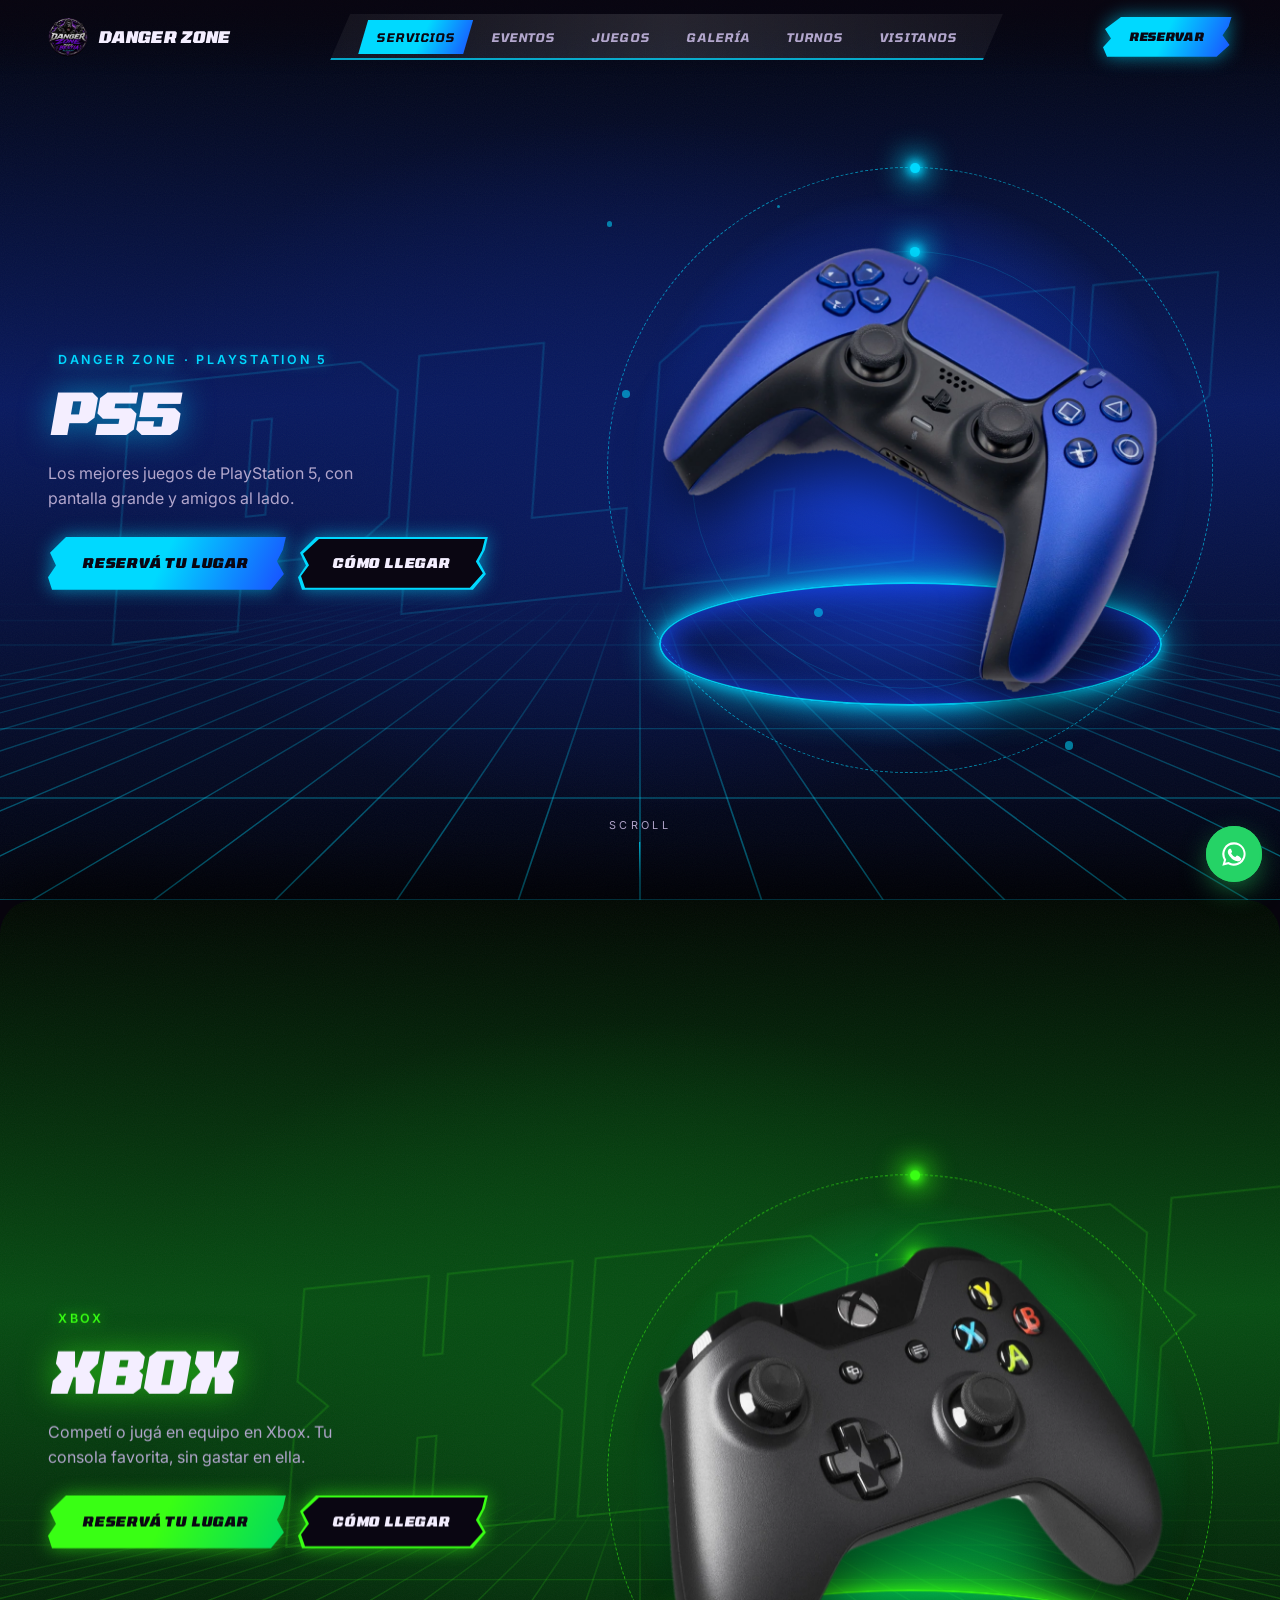
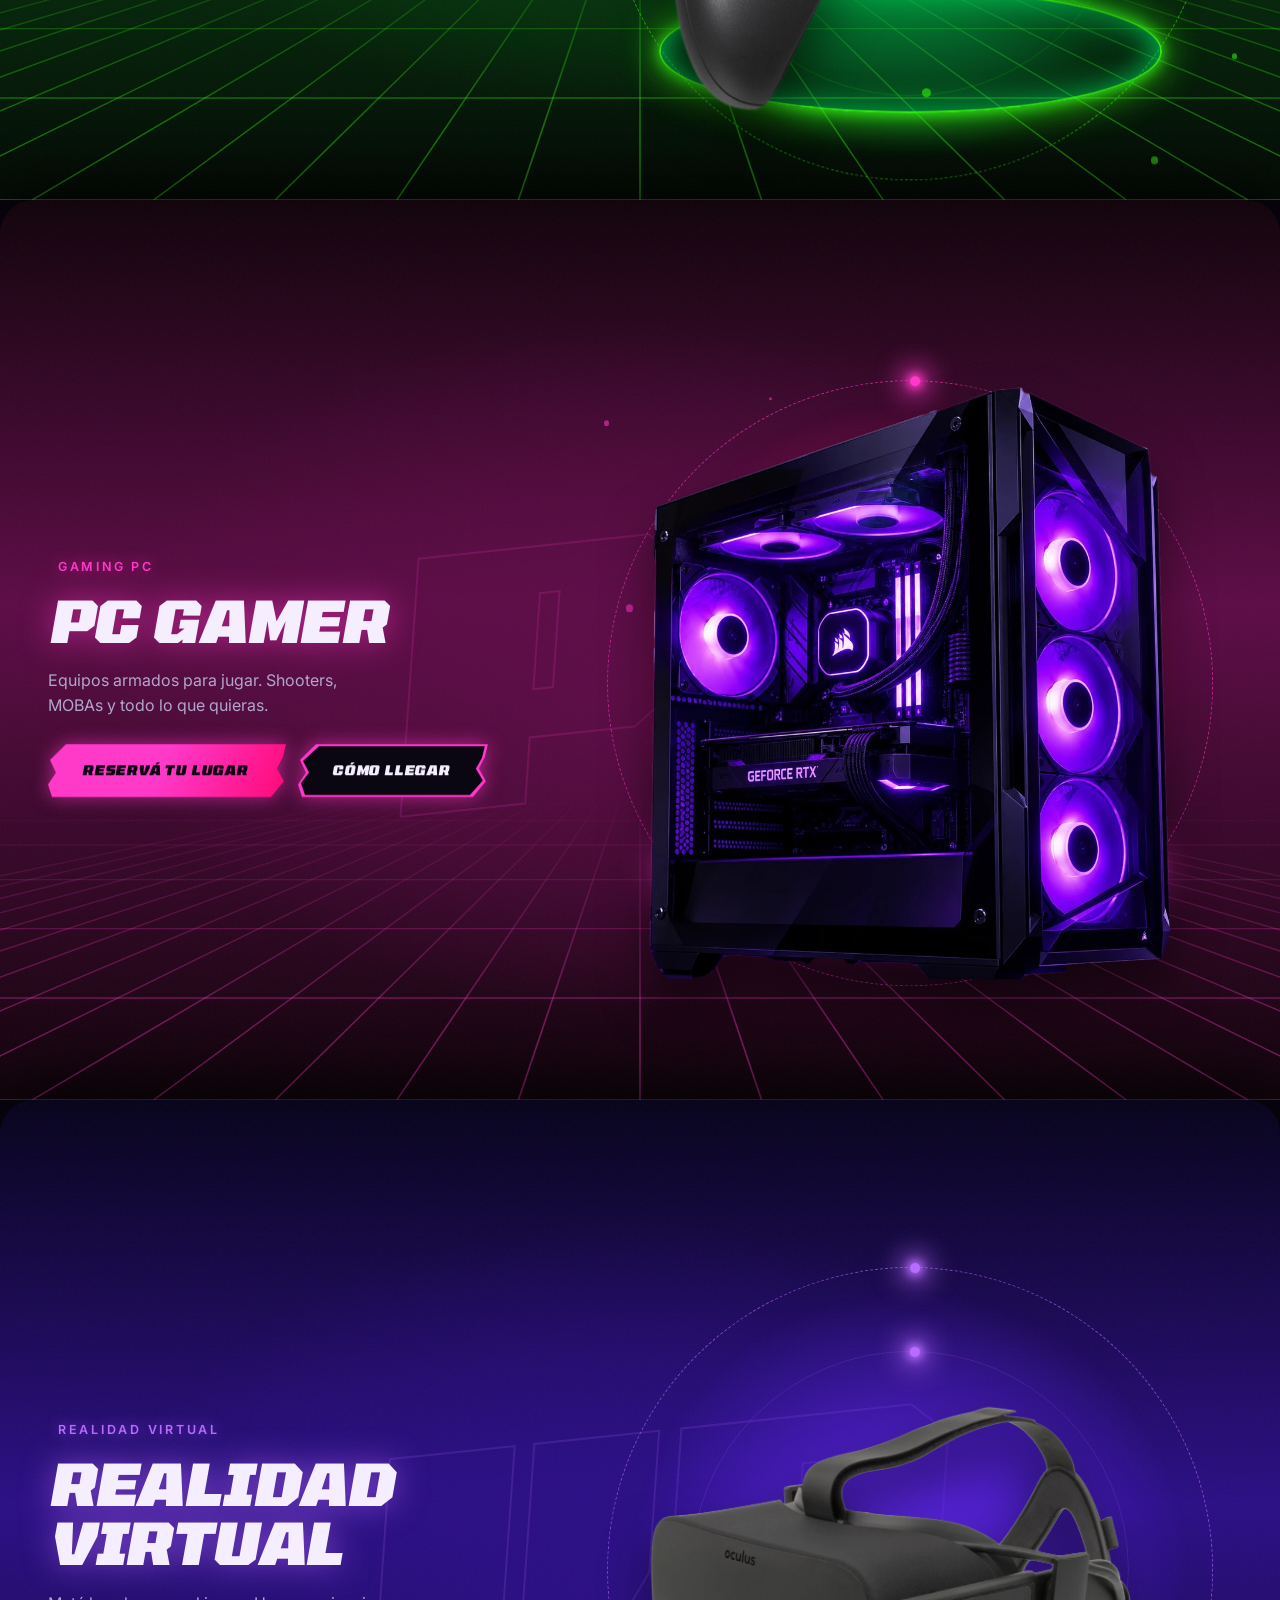
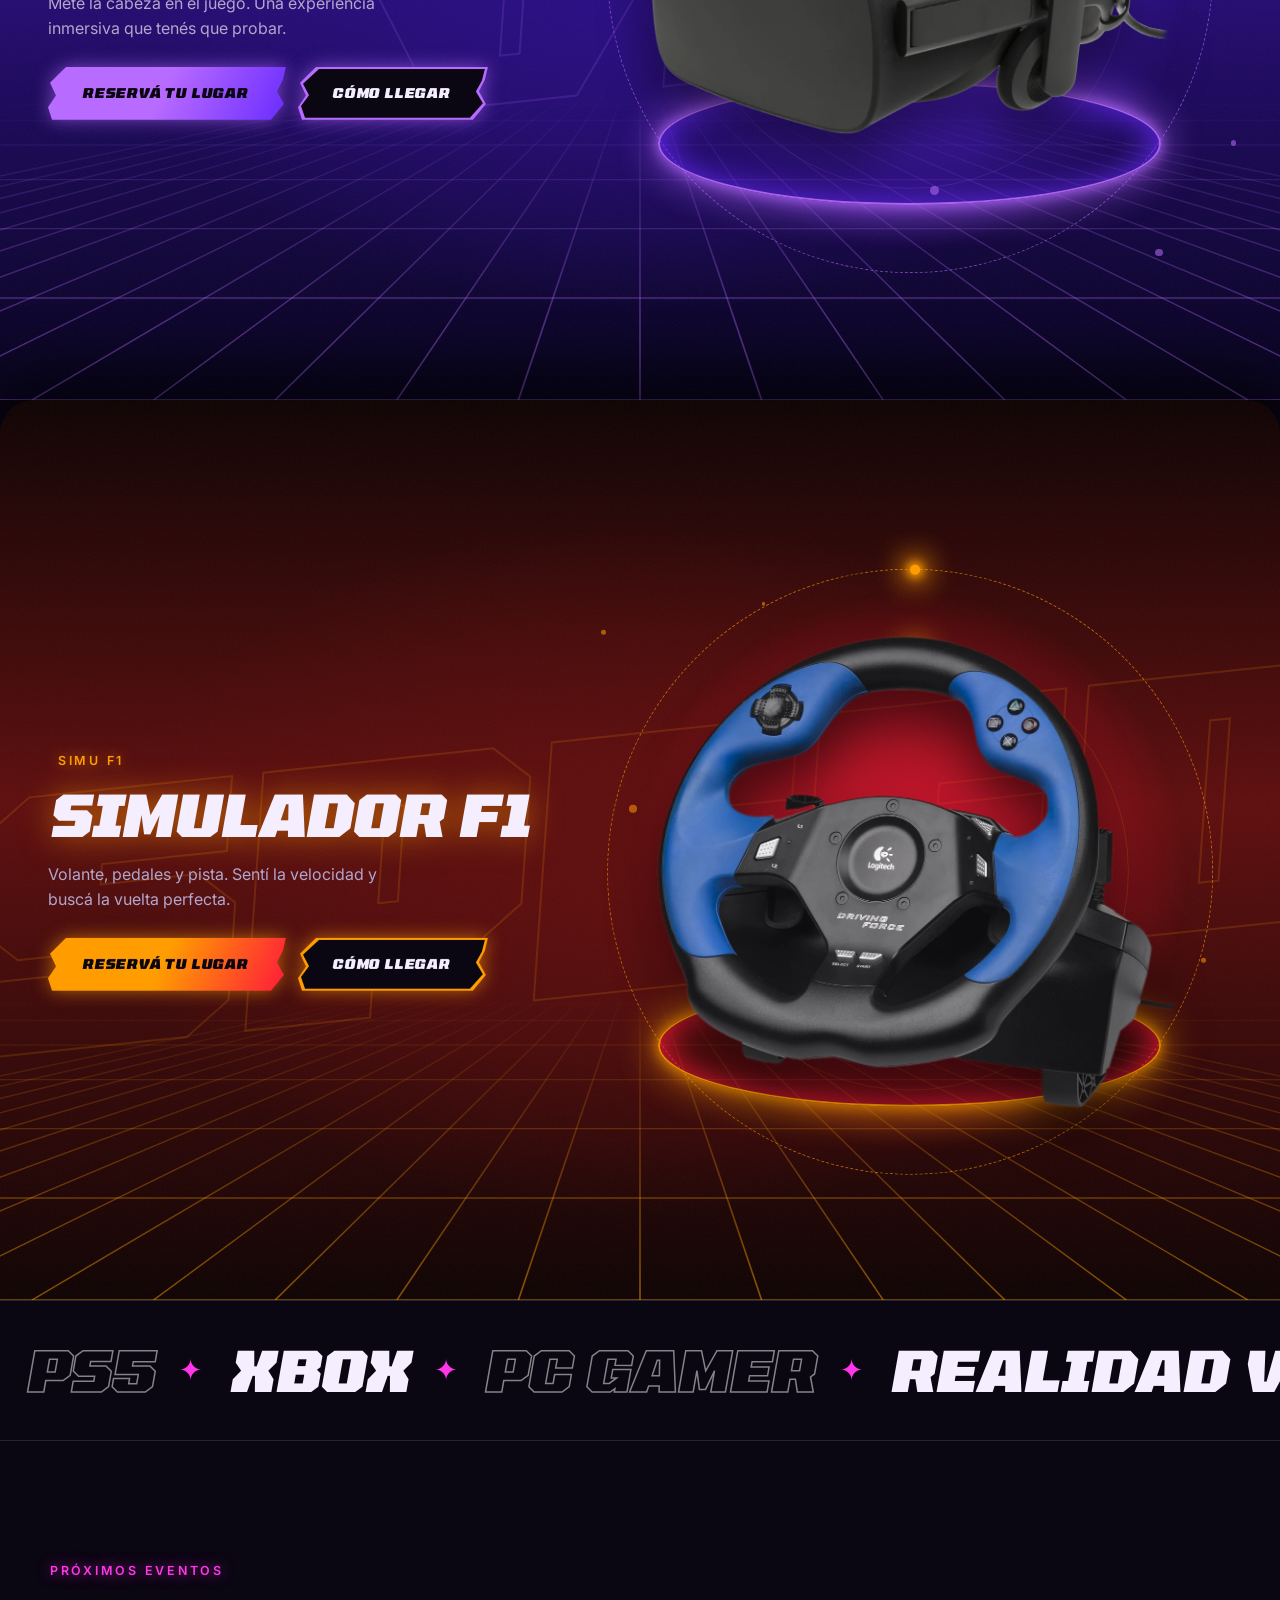
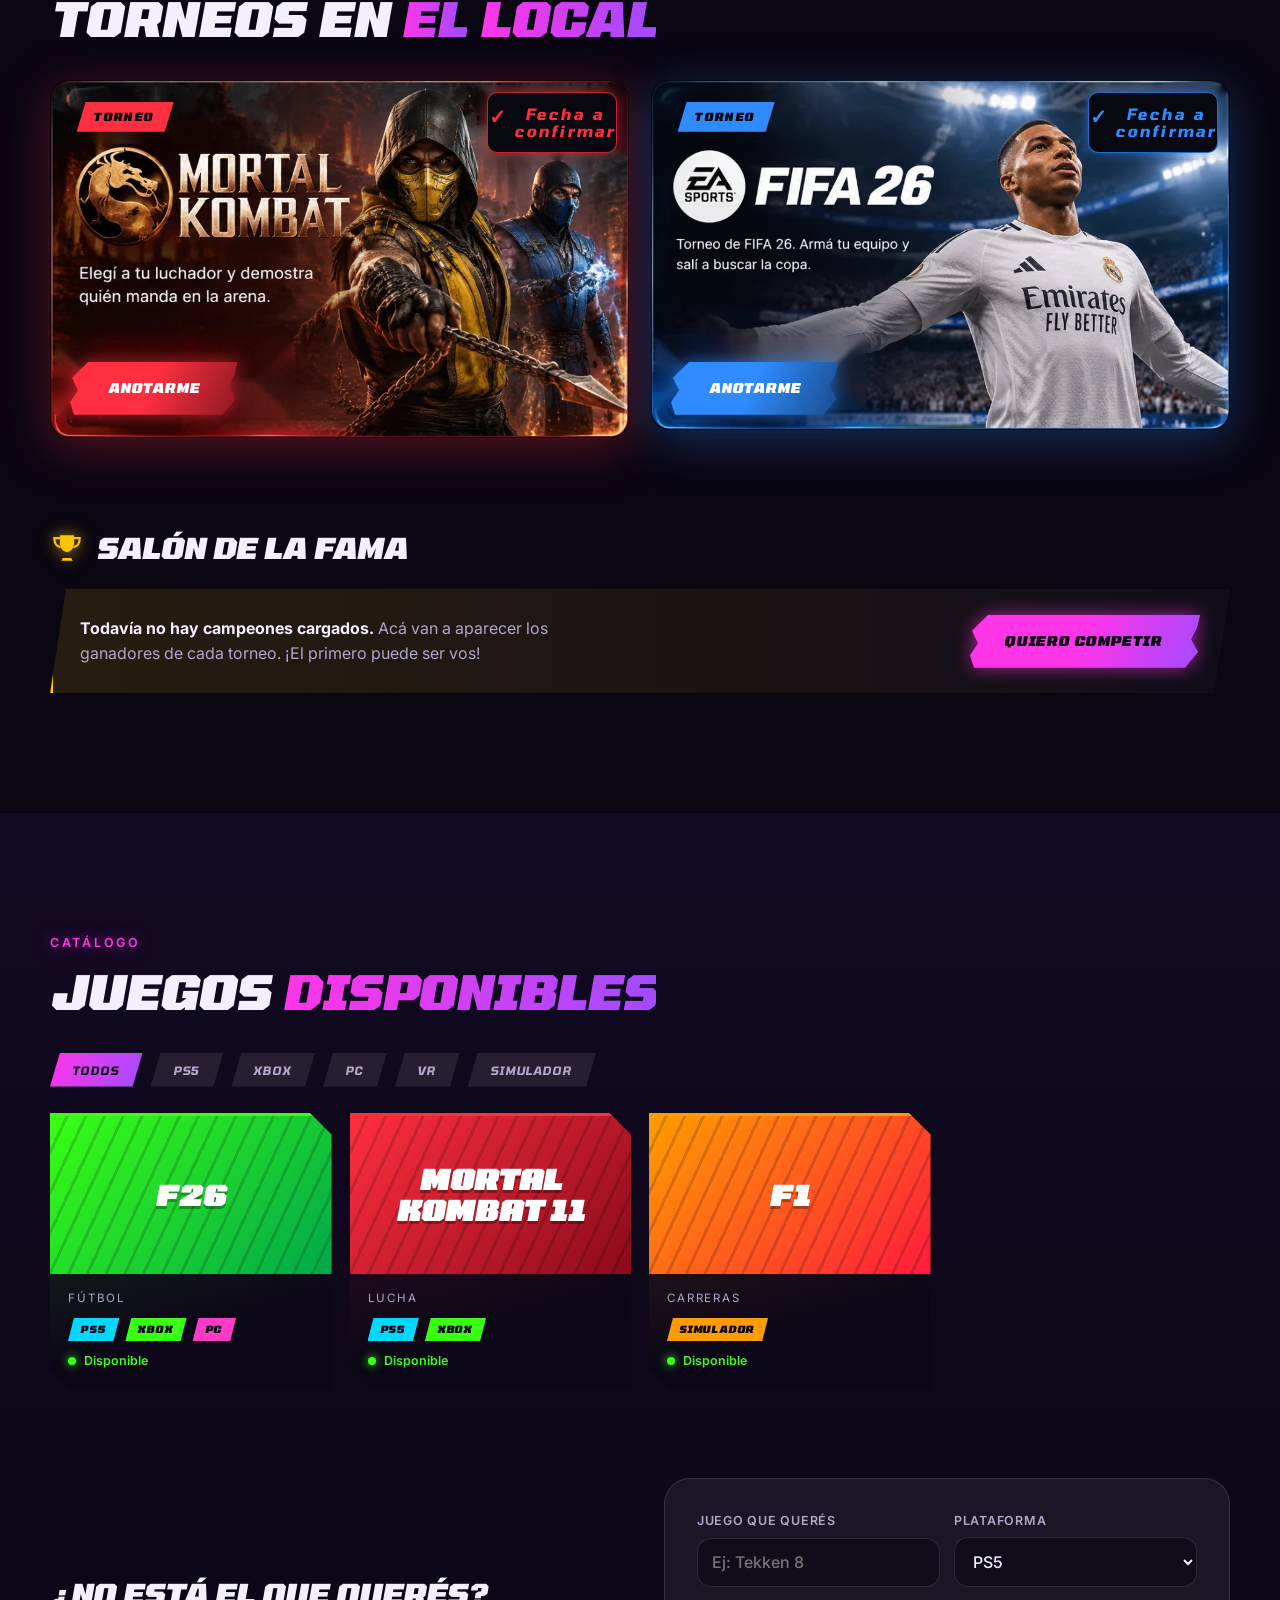
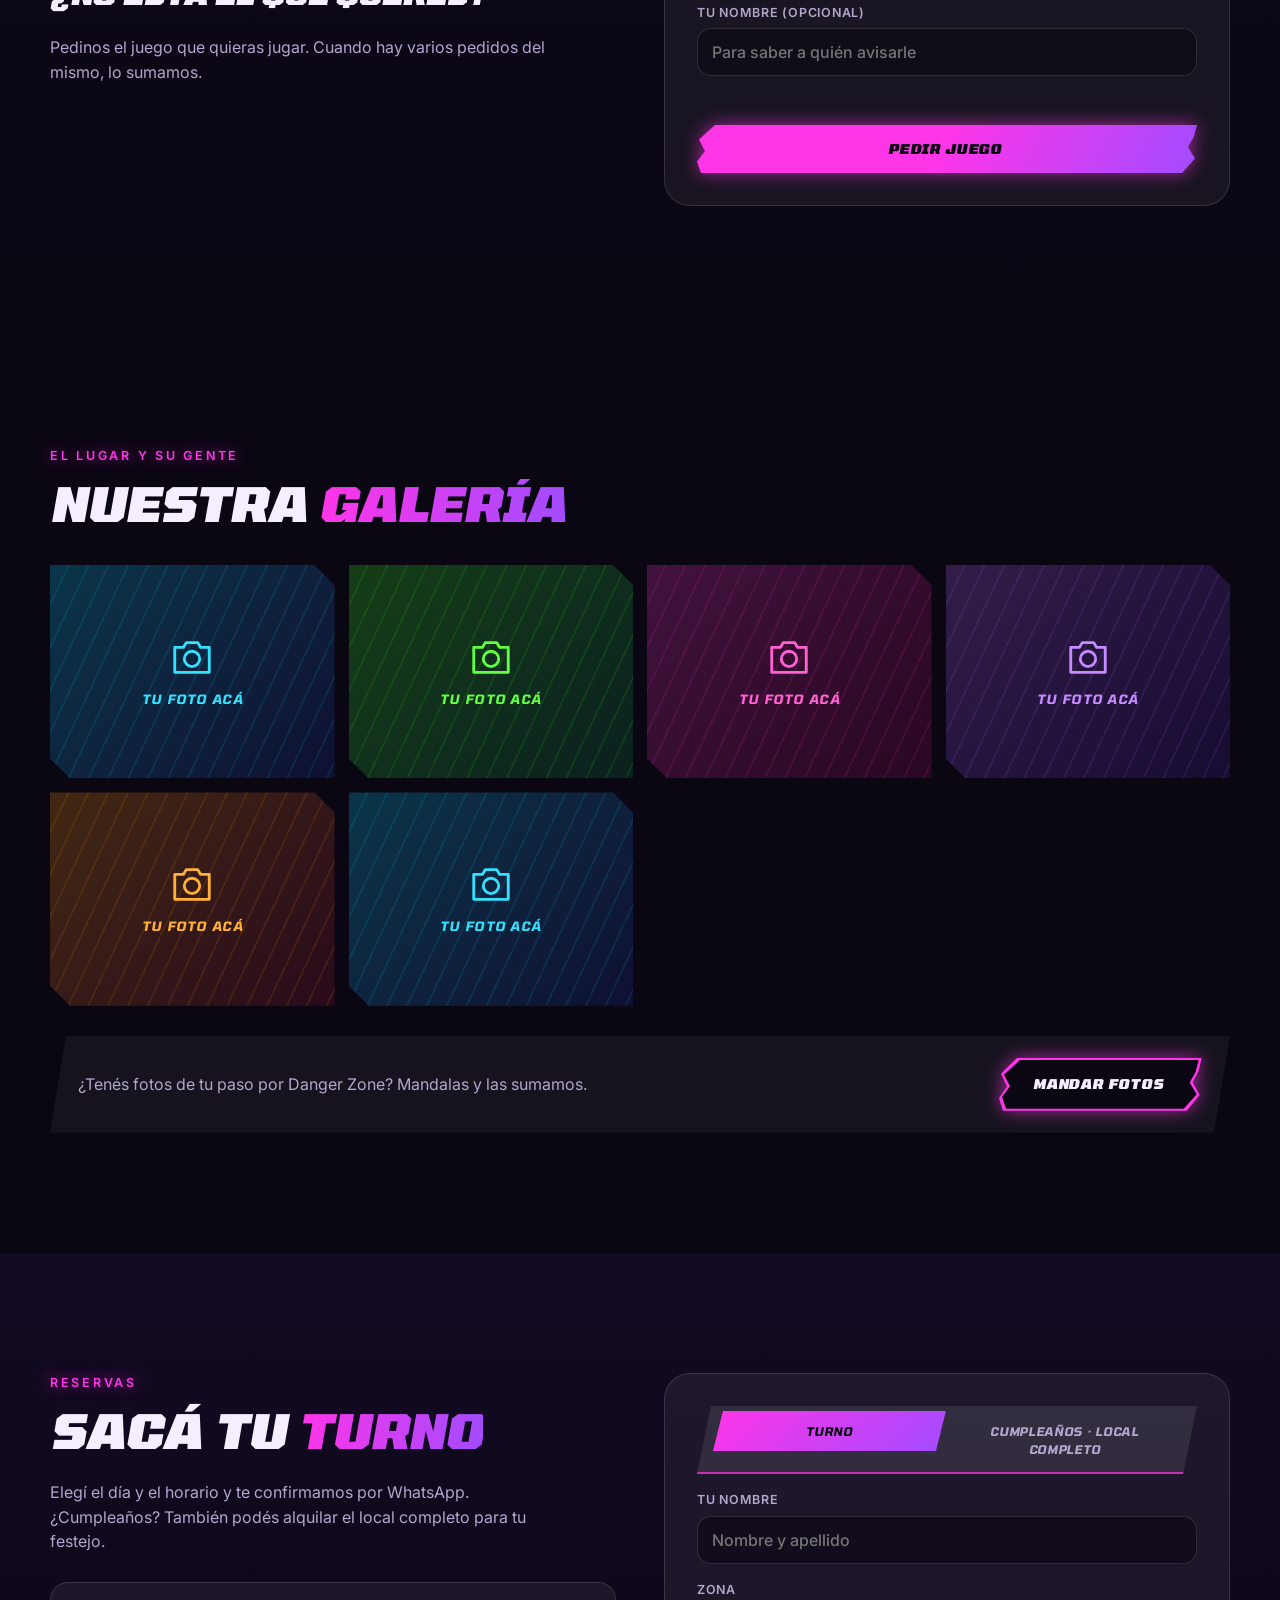
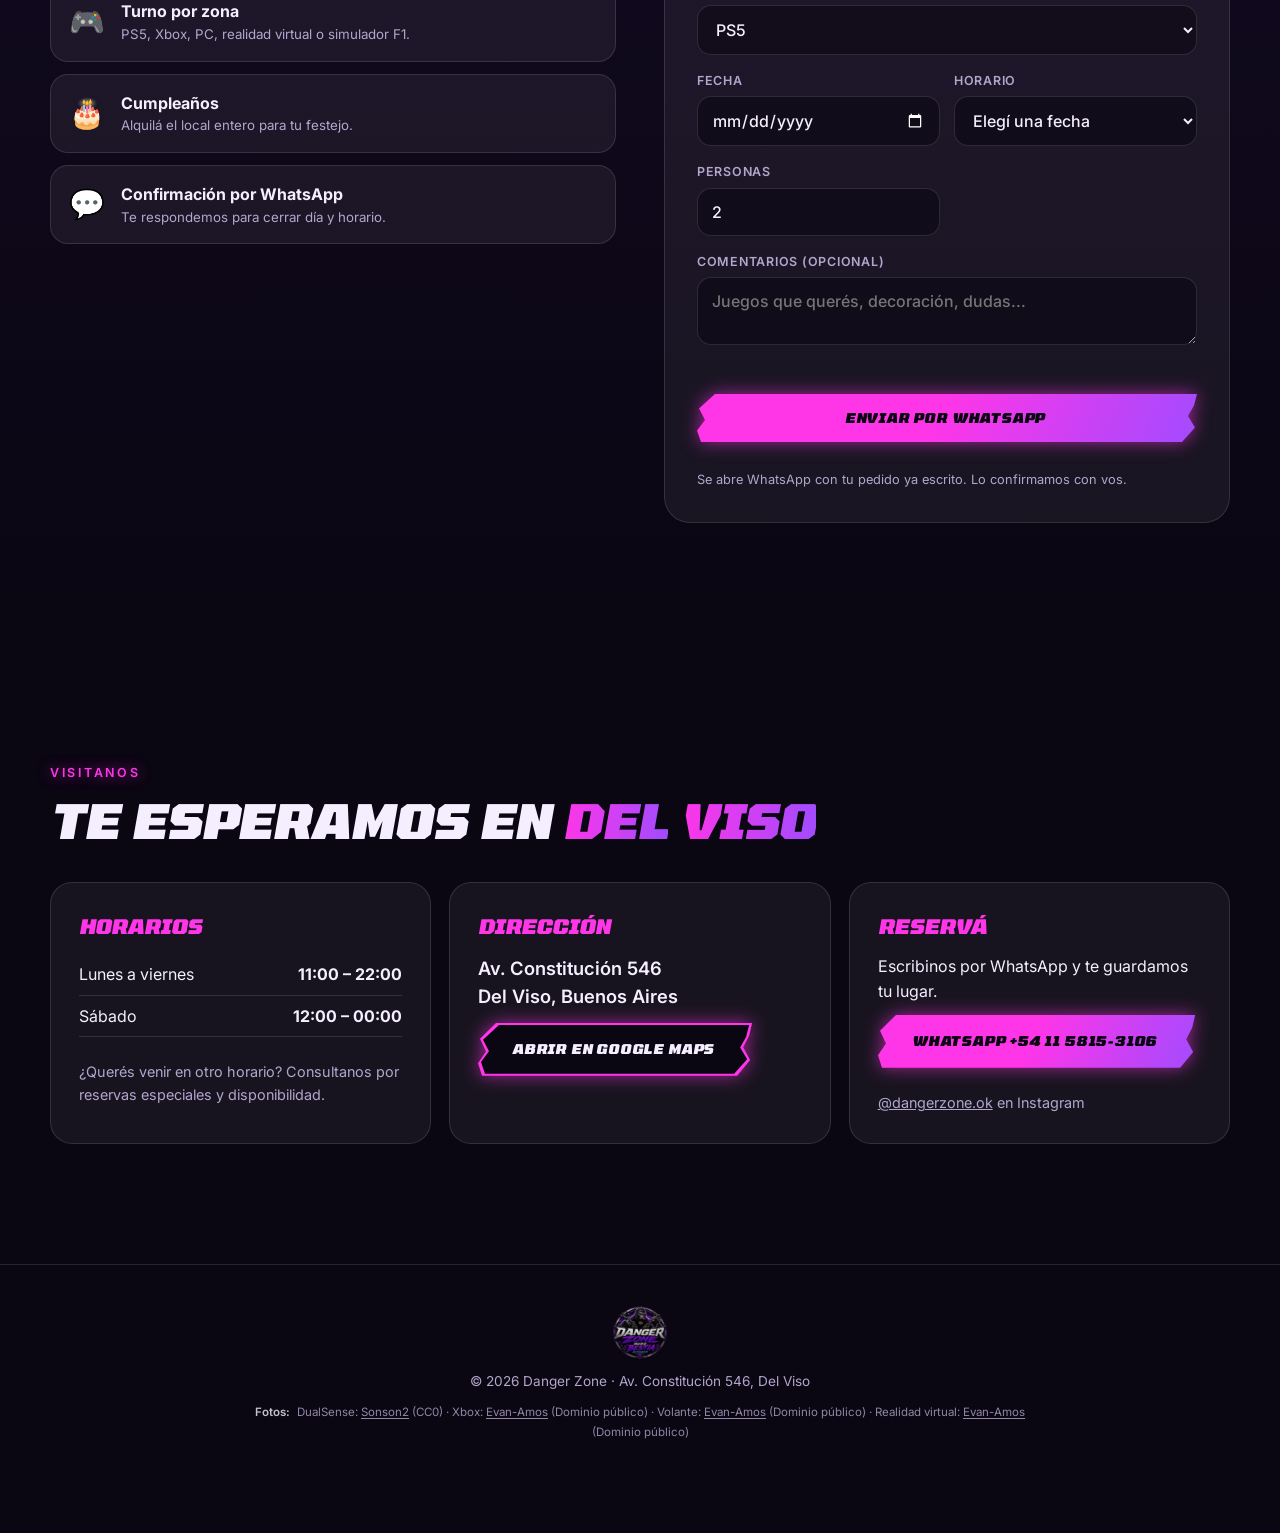
<file: index.html>
<!doctype html>
<html lang="es">
<head>
  <meta charset="utf-8">
  <meta name="viewport" content="width=device-width, initial-scale=1">
  <title>Danger Zone | Ciber gamer en Del Viso</title>
  <meta name="description" content="Danger Zone: el lugar para venir a jugar. Simulador F1, PS5, Xbox, PC y Realidad Virtual en Av. Constitución 546, Del Viso. Reservá por WhatsApp.">
  <meta name="theme-color" content="#0a0612">
  <link rel="icon" href="assets/logo.png">
  <link rel="preconnect" href="https://fonts.googleapis.com">
  <link rel="preconnect" href="https://fonts.gstatic.com" crossorigin>
  <link href="https://fonts.googleapis.com/css2?family=Tomorrow:ital,wght@1,700;1,800;1,900&family=Inter:wght@400;500;600;700&display=swap" rel="stylesheet">
  <script>document.documentElement.classList.add("js");</script>
  <link rel="stylesheet" href="styles.css">
</head>
<body>

<!-- Pantalla de carga -->
<div class="loader" aria-hidden="true">
  <img src="assets/logo.png" alt="" width="96" height="96">
  <div class="bar"><i></i></div>
</div>

<div class="progress" aria-hidden="true"></div>
<div class="cursor-glow" aria-hidden="true"></div>

<header class="nav" id="nav">
  <a class="brand" href="#servicios" aria-label="Danger Zone - inicio">
    <img src="assets/logo.png" alt="" width="40" height="40">
    <span>DANGER ZONE</span>
  </a>
  <nav class="pill-nav" aria-label="Principal">
    <span class="pill-ind" aria-hidden="true"></span>
    <a href="#servicios" data-sec="servicios">Servicios</a>
    <a href="#eventos" data-sec="eventos">Eventos</a>
    <a href="#juegos" data-sec="juegos">Juegos</a>
    <a href="#galeria" data-sec="galeria">Galería</a>
    <a href="#turnos" data-sec="turnos">Turnos</a>
    <a href="#visitanos" data-sec="visitanos">Visitanos</a>
  </nav>
  <a class="btn btn-sm" data-magnet href="#turnos">Reservar</a>
</header>

<main>
  <!-- SERVICIOS: un panel por zona, se generan en script.js -->
  <div id="servicios"></div>

  <!-- Cinta animada: acelera con el scroll -->
  <div class="marquee" aria-hidden="true"><div class="marquee-track" id="mq"></div></div>

  <!-- EVENTOS: las tarjetas se generan en script.js (array EVENTS) -->
  <section id="eventos" class="section">
    <div class="wrap">
      <p class="eyebrow" data-reveal>Próximos eventos</p>
      <h2 data-split="words">Torneos en <em>el local</em></h2>
      <div class="event-cards" id="event-cards" data-group></div>
      <div class="hof" id="hof" data-reveal></div>
    </div>
  </section>

  <!-- JUEGOS DISPONIBLES + PEDIR JUEGOS (se generan en script.js desde data.js) -->
  <section id="juegos" class="section section-alt">
    <div class="wrap">
      <p class="eyebrow" data-reveal>Catálogo</p>
      <h2 data-split="words">Juegos <em>disponibles</em></h2>
      <div class="filters" id="filters" data-reveal role="group" aria-label="Filtrar por plataforma"></div>
      <div class="games" id="games" data-group></div>

      <div class="split request">
        <div>
          <h3 class="sub" data-reveal>¿No está el que querés?</h3>
          <p class="lead" data-reveal style="--d:.1s">Pedinos el juego que quieras jugar. Cuando hay varios pedidos del mismo, lo sumamos.</p>
        </div>
        <form id="request" class="form spot" data-reveal style="--d:.15s" novalidate>
          <div class="row">
            <div class="field">
              <label for="r-game">Juego que querés</label>
              <input id="r-game" name="game" placeholder="Ej: Tekken 8" autocomplete="off" required>
            </div>
            <div class="field">
              <label for="r-plat">Plataforma</label>
              <select id="r-plat" name="plat">
                <option>PS5</option><option>Xbox</option><option>PC</option><option>Realidad Virtual</option><option>Simulador</option><option>Cualquiera</option>
              </select>
            </div>
          </div>
          <div class="field">
            <label for="r-name">Tu nombre (opcional)</label>
            <input id="r-name" name="name" autocomplete="name" placeholder="Para saber a quién avisarle">
          </div>
          <p class="form-msg" id="r-msg" role="status" aria-live="polite"></p>
          <button class="btn" type="submit" data-magnet>Pedir juego</button>
        </form>
      </div>
    </div>
  </section>

  <!-- GALERÍA (se genera en script.js desde data.js) -->
  <section id="galeria" class="section">
    <div class="wrap">
      <p class="eyebrow" data-reveal>El lugar y su gente</p>
      <h2 data-split="words">Nuestra <em>galería</em></h2>
      <div class="gallery" id="gallery" data-group></div>
      <div class="gallery-cta" data-reveal>
        <p>¿Tenés fotos de tu paso por Danger Zone? Mandalas y las sumamos.</p>
        <a class="btn btn-ghost" data-magnet data-wa data-msg="Hola! Quiero mandar fotos para la galería de Danger Zone." href="#">Mandar fotos</a>
      </div>
    </div>
  </section>

  <!-- TURNOS -->
  <section id="turnos" class="section section-alt">
    <div class="wrap split booking">
      <div>
        <p class="eyebrow" data-reveal>Reservas</p>
        <h2 data-split="words">Sacá tu <em>turno</em></h2>
        <p class="lead" data-reveal style="--d:.2s">Elegí el día y el horario y te confirmamos por WhatsApp. ¿Cumpleaños? También podés alquilar el local completo para tu festejo.</p>
        <ul class="feature-list" data-group>
          <li class="spot"><span>🎮</span><div><strong>Turno por zona</strong><small>PS5, Xbox, PC, realidad virtual o simulador F1.</small></div></li>
          <li class="spot"><span>🎂</span><div><strong>Cumpleaños</strong><small>Alquilá el local entero para tu festejo.</small></div></li>
          <li class="spot"><span>💬</span><div><strong>Confirmación por WhatsApp</strong><small>Te respondemos para cerrar día y horario.</small></div></li>
        </ul>
      </div>

      <form id="booking" class="form spot" data-reveal style="--d:.15s" novalidate>
        <div class="seg" role="radiogroup" aria-label="Tipo de reserva">
          <label><input type="radio" name="kind" value="turno" checked><span>Turno</span></label>
          <label><input type="radio" name="kind" value="cumple"><span>Cumpleaños · local completo</span></label>
        </div>

        <div class="field">
          <label for="f-name">Tu nombre</label>
          <input id="f-name" name="name" autocomplete="name" placeholder="Nombre y apellido" required>
        </div>

        <div class="field" id="f-zone-wrap">
          <label for="f-zone">Zona</label>
          <select id="f-zone" name="zone">
            <option>PS5</option>
            <option>Xbox</option>
            <option>PC Gamer</option>
            <option>Realidad Virtual</option>
            <option>Simulador F1</option>
            <option>Varias zonas</option>
          </select>
        </div>

        <div class="row">
          <div class="field">
            <label for="f-date">Fecha</label>
            <input type="date" id="f-date" name="date" required>
          </div>
          <div class="field">
            <label for="f-time">Horario</label>
            <select id="f-time" name="time" required><option value="">Elegí una fecha</option></select>
          </div>
        </div>

        <div class="row">
          <div class="field">
            <label for="f-people" id="l-people">Personas</label>
            <input type="number" id="f-people" name="people" min="1" value="2">
          </div>
          <div class="field" id="f-age-wrap" hidden>
            <label for="f-age">Edad del cumpleañero</label>
            <input type="number" id="f-age" name="age" min="1" placeholder="Opcional">
          </div>
        </div>

        <div class="field">
          <label for="f-notes">Comentarios (opcional)</label>
          <textarea id="f-notes" name="notes" rows="2" placeholder="Juegos que querés, decoración, dudas..."></textarea>
        </div>

        <p class="form-msg" id="f-msg" role="status" aria-live="polite"></p>
        <button class="btn" type="submit" data-magnet>Enviar por WhatsApp</button>
        <p class="muted small">Se abre WhatsApp con tu pedido ya escrito. Lo confirmamos con vos.</p>
      </form>
    </div>
  </section>

  <!-- VISITANOS -->
  <section id="visitanos" class="section">
    <div class="wrap">
      <p class="eyebrow" data-reveal>Visitanos</p>
      <h2 data-split="words">Te esperamos en <em>Del Viso</em></h2>
      <div class="info-grid" data-group>
        <div class="info-card spot">
          <h3>Horarios</h3>
          <table>
            <tr><td>Lunes a viernes</td><td>11:00 – 22:00</td></tr>
            <tr><td>Sábado</td><td>12:00 – 00:00</td></tr>
          </table>
          <p class="muted">¿Querés venir en otro horario? Consultanos por reservas especiales y disponibilidad.</p>
        </div>
        <div class="info-card spot">
          <h3>Dirección</h3>
          <p class="addr">Av. Constitución 546<br>Del Viso, Buenos Aires</p>
          <a class="btn btn-ghost" data-magnet target="_blank" rel="noopener"
             href="https://www.google.com/maps/search/?api=1&query=Av.+Constituci%C3%B3n+546,+Del+Viso">Abrir en Google Maps</a>
        </div>
        <div class="info-card spot">
          <h3>Reservá</h3>
          <p>Escribinos por WhatsApp y te guardamos tu lugar.</p>
          <a class="btn" data-magnet data-wa href="#">WhatsApp +54 11 5815-3106</a>
          <p class="muted"><a href="https://www.instagram.com/dangerzone.ok" target="_blank" rel="noopener">@dangerzone.ok</a> en Instagram</p>
        </div>
      </div>
    </div>
  </section>
</main>

<footer class="footer" data-reveal>
  <img src="assets/logo.png" alt="Danger Zone - Modo Bestia Activado" width="56" height="56">
  <p>© <span id="year"></span> Danger Zone · Av. Constitución 546, Del Viso</p>
  <p class="credits" id="credits" hidden><b>Fotos:</b> </p>
</footer>

<a class="wa-float" data-wa data-magnet href="#" aria-label="Reservar por WhatsApp">
  <svg viewBox="0 0 24 24" width="28" height="28" fill="currentColor" aria-hidden="true"><path d="M12 2a10 10 0 0 0-8.6 15.1L2 22l5-1.3A10 10 0 1 0 12 2zm0 18.2c-1.5 0-3-.4-4.2-1.2l-.3-.2-3 .8.8-2.9-.2-.3A8.2 8.2 0 1 1 12 20.2zm4.500-6.100c-.2-.1-1.500-.7-1.700-.8-.2-.1-.4-.1-.6.1l-.8 1c-.1.200-.3.200-.5.100a6.700 6.700 0 0 1-3.300-2.900c-.2-.4.200-.4.700-1.300.1-.2 0-.3 0-.5l-.8-1.800c-.2-.5-.4-.4-.6-.4h-.5c-.2 0-.5.100-.7.300-.3.300-1 1-1 2.400s1 2.800 1.200 3c.1.200 2 3.100 4.900 4.300 1.800.8 2.500.8 3.400.7.500-.1 1.600-.7 1.800-1.300.2-.6.200-1.200.2-1.300-.1-.2-.3-.2-.6-.4z"/></svg>
</a>

<div class="lb" id="lb" hidden role="dialog" aria-modal="true" aria-label="Foto ampliada">
  <button class="lb-x" type="button" aria-label="Cerrar">✕</button>
  <button class="lb-nav lb-prev" type="button" aria-label="Anterior">‹</button>
  <figure><img id="lb-img" alt=""><figcaption id="lb-cap"></figcaption></figure>
  <button class="lb-nav lb-next" type="button" aria-label="Siguiente">›</button>
</div>

<script src="data.js"></script>
<script src="script.js"></script>
</body>
</html>
</file>
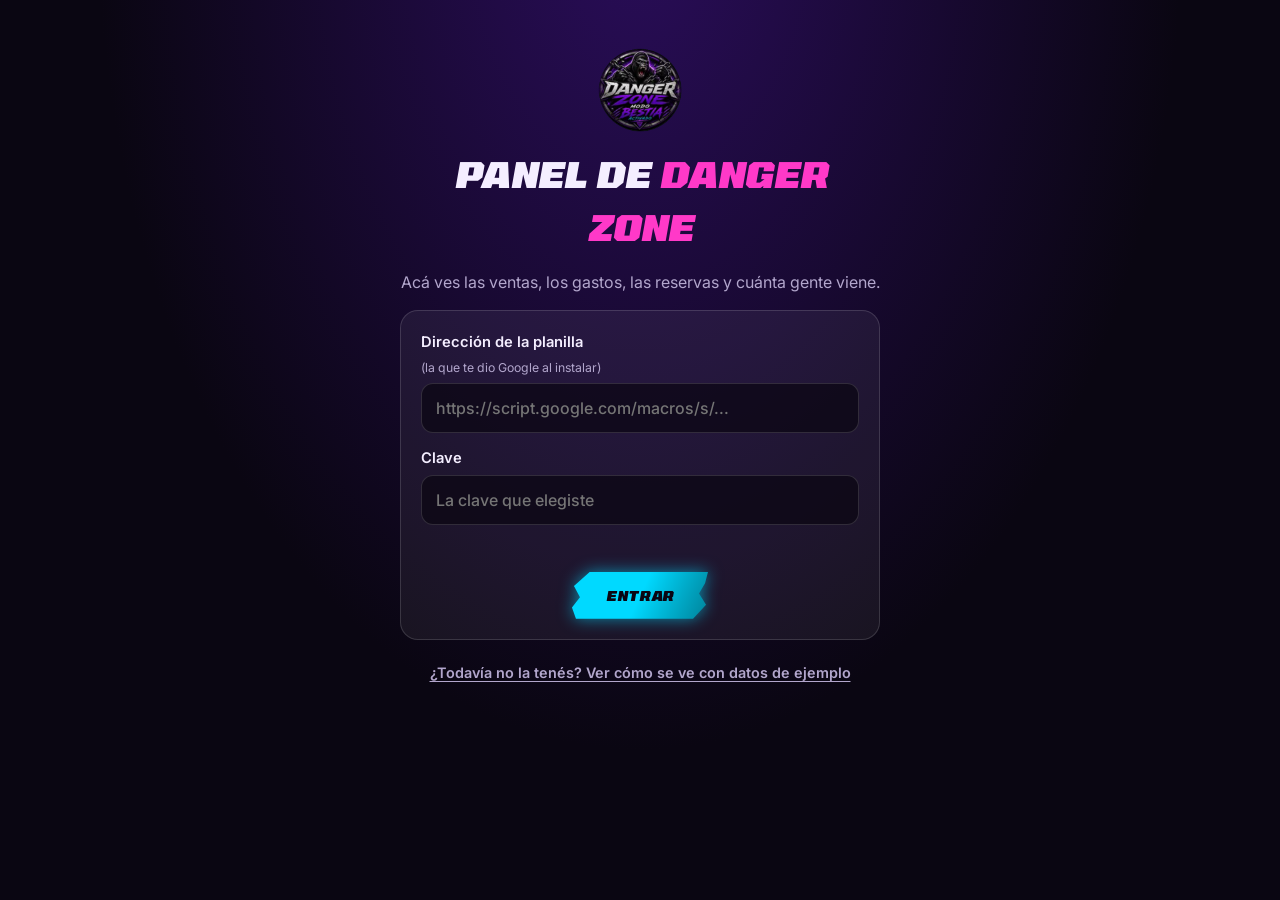
<file: admin.html>
<!doctype html>
<html lang="es">
<head>
  <meta charset="utf-8">
  <meta name="viewport" content="width=device-width, initial-scale=1">
  <meta name="robots" content="noindex, nofollow">
  <title>Panel · Danger Zone</title>
  <link rel="icon" href="assets/logo.png">
  <link href="https://fonts.googleapis.com/css2?family=Tomorrow:ital,wght@1,700;1,800;1,900&family=Inter:wght@400;500;600;700&display=swap" rel="stylesheet">
  <link rel="stylesheet" href="admin.css">
</head>
<body>

<!-- PASO 1: conectar -->
<main id="login" class="login">
  <img src="assets/logo.png" alt="" width="84" height="84">
  <h1>Panel de <em>Danger Zone</em></h1>
  <p class="sub">Acá ves las ventas, los gastos, las reservas y cuánta gente viene.</p>
  <form id="loginForm" class="card" autocomplete="off">
    <label>Dirección de la planilla <small>(la que te dio Google al instalar)</small>
      <input id="url" placeholder="https://script.google.com/macros/s/..." inputmode="url"></label>
    <label>Clave
      <input id="clave" type="password" placeholder="La clave que elegiste"></label>
    <p id="loginMsg" class="msg" role="status"></p>
    <button class="ab" type="submit"><span>Entrar</span></button>
  </form>
  <button id="demoBtn" class="link" type="button">¿Todavía no la tenés? Ver cómo se ve con datos de ejemplo</button>
</main>

<!-- PANEL -->
<div id="app" hidden>
  <header class="top">
    <div class="brand"><img src="assets/logo.png" alt="" width="38" height="38"><b>Panel</b><span id="badge" class="badge" hidden>DATOS DE EJEMPLO</span></div>
    <div class="period" id="period" role="group" aria-label="Período">
      <button data-r="hoy">Hoy</button><button data-r="semana">Esta semana</button><button data-r="mes" class="on">Este mes</button><button data-r="todo">Todo</button>
    </div>
    <div class="topbtns"><button id="refresh" class="link" type="button">↻ Actualizar</button><button id="exit" class="link" type="button">Salir</button></div>
  </header>

  <div class="quick">
    <button class="ab green" data-new="ingresos"><span>＋ Anotar una venta</span></button>
    <button class="ab pink" data-new="egresos"><span>＋ Anotar un gasto</span></button>
    <button class="ab violet" data-new="reservas"><span>＋ Nueva reserva</span></button>
  </div>

  <section class="kpis" id="kpis"></section>

  <section class="todo card" id="todo"></section>

  <section class="card bookings" id="bookings">
    <h2>Reservas</h2>
    <div class="tabs" id="btabs" role="tablist">
      <button data-b="agenda" class="on">📅 Agenda · próximos turnos</button><button data-b="historial">🗂 Historial · todas las reservas</button>
    </div>
    <div id="bbody"></div>
  </section>

  <section class="charts">
    <article class="card"><h2>¿A qué hora viene más gente?</h2><div id="chHours"></div></article>
    <article class="card"><h2>¿Cuánto entra por cada cosa?</h2><div id="chCats"></div></article>
    <article class="card wide"><h2>Lo que entra y lo que sale, día por día</h2><div id="chFlow"></div></article>
  </section>

  <section class="lists">
    <div class="tabs" id="tabs" role="tablist">
      <button data-t="ingresos" class="on">Ventas</button><button data-t="egresos">Gastos</button><button data-t="pedidos">Juegos pedidos</button>
    </div>
    <div class="card" id="list"></div>
  </section>
</div>

<!-- Ventana para anotar -->
<dialog id="dlg"><form method="dialog" id="dlgForm"><h3 id="dlgTitle"></h3><div id="dlgFields"></div><p id="dlgMsg" class="msg"></p>
  <div class="dlgbtns"><button class="link" value="cancel" type="button" id="dlgCancel">Cancelar</button><button class="ab" type="submit"><span>Guardar</span></button></div></form></dialog>
<div id="toast" class="toast" hidden></div>

<script src="admin.js"></script>
</body>
</html>
</file>
<file: styles.css>
/* Los colores de acento se registran para que se mezclen suavemente al cambiar de zona */
@property --accent   { syntax: "<color>"; inherits: true; initial-value: #a24bff; }
@property --accent-2 { syntax: "<color>"; inherits: true; initial-value: #ff35e8; }

:root {
  --bg: #0a0612;
  --bg-2: #120a22;
  --panel: rgba(255, 255, 255, .06);
  --line: rgba(255, 255, 255, .12);
  --text: #f4eeff;
  --muted: #b2a6cc;
  --purple: #a24bff;
  --magenta: #ff35e8;
  --accent: #a24bff;
  --accent-2: #ff35e8;
  --bg-a: #1a0733;
  --bg-b: #07030f;
  --radius: 22px;
  --ease: cubic-bezier(.22, 1, .36, 1);
  --spring: cubic-bezier(.34, 1.56, .64, 1);
  --display: "Tomorrow", "Exo 2", Impact, sans-serif;
  --body: "Inter", system-ui, -apple-system, "Segoe UI", Roboto, sans-serif;
}

* { box-sizing: border-box; margin: 0; padding: 0; }
[hidden] { display: none !important; }
html { scroll-behavior: smooth; }
body {
  font-family: var(--body); background: var(--bg); color: var(--text);
  line-height: 1.55; -webkit-font-smoothing: antialiased;
}
body:not(.ready) { overflow: hidden; }
img, svg { display: block; max-width: 100%; }
a { color: inherit; }
ul { list-style: none; }
::selection { background: var(--accent-2); color: #0a0612; }

/* ---------- Pantalla de carga ---------- */
.loader {
  position: fixed; inset: 0; z-index: 100; display: grid; place-content: center; justify-items: center; gap: 22px;
  background: var(--bg); transition: transform .9s var(--ease) .15s;
}
.loader img { width: 96px; height: 96px; border-radius: 50%; animation: pulse 1.2s ease-in-out infinite; }
.loader .bar { width: 180px; height: 3px; border-radius: 3px; background: rgba(255, 255, 255, .12); overflow: hidden; }
.loader .bar i { display: block; height: 100%; background: linear-gradient(90deg, var(--magenta), var(--purple)); transform-origin: left; animation: load 1s var(--ease) forwards; }
body.ready .loader { transform: translateY(-100%); }
@keyframes pulse { 50% { transform: scale(1.08); filter: drop-shadow(0 0 24px var(--magenta)); } }
@keyframes load { from { transform: scaleX(0); } to { transform: scaleX(1); } }

/* ---------- Barra de progreso y luz del cursor ---------- */
.progress {
  position: fixed; top: 0; left: 0; right: 0; height: 3px; z-index: 70; transform-origin: left;
  transform: scaleX(0); background: linear-gradient(90deg, var(--accent-2), var(--accent)); transition: --accent .7s ease, --accent-2 .7s ease;
}
.cursor-glow {
  position: fixed; left: 0; top: 0; width: 560px; height: 560px; margin: -280px 0 0 -280px; border-radius: 50%;
  background: radial-gradient(circle, color-mix(in srgb, var(--accent) 22%, transparent), transparent 65%);
  pointer-events: none; z-index: 1; opacity: 0; will-change: transform; transition: opacity .5s, --accent .7s ease;
}
.cursor-glow.on { opacity: 1; }
@media (pointer: coarse) { .cursor-glow { display: none; } }

/* ---------- Nav ---------- */
.nav {
  position: fixed; inset: 0 0 auto 0; z-index: 50;
  display: flex; align-items: center; justify-content: space-between; gap: 16px;
  padding: 14px clamp(16px, 4vw, 48px);
  background: linear-gradient(to bottom, rgba(10, 6, 18, .85), rgba(10, 6, 18, 0));
  transition: transform .5s var(--ease), background .3s, --accent .7s ease, --accent-2 .7s ease;
}
.nav.solid { background: rgba(10, 6, 18, .88); border-bottom: 1px solid var(--line); }
.nav.hide { transform: translateY(-110%); }
.brand { display: flex; align-items: center; gap: 10px; text-decoration: none; font-family: var(--display); font-style: italic; font-weight: 800; letter-spacing: .02em; font-size: 1rem; text-transform: uppercase; }
.brand img { border-radius: 50%; transition: transform .6s var(--spring); }
.brand:hover img { transform: rotate(360deg) scale(1.1); }
.pill-nav {
  position: relative; display: flex; gap: 0; padding: 6px 28px;
  background: linear-gradient(90deg, rgba(255, 255, 255, .05), rgba(255, 255, 255, .12) 50%, rgba(255, 255, 255, .05));
  border-radius: 0; clip-path: polygon(20px 0, 100% 0, calc(100% - 20px) 100%, 0 100%);
  box-shadow: inset 0 -2px 0 color-mix(in srgb, var(--accent-2) 75%, transparent);
}
.pill-nav a {
  position: relative; z-index: 1; text-decoration: none; padding: 8px 18px; color: var(--muted);
  font-family: var(--display); font-style: italic; font-weight: 700; font-size: .74rem; letter-spacing: .08em; text-transform: uppercase;
  transition: color .25s .08s;
}
.pill-nav a:hover, .pill-nav a.on { color: #0a0612; }
.pill-ind {
  position: absolute; left: 0; top: 6px; bottom: 6px; width: 0; opacity: 0; border-radius: 0;
  clip-path: polygon(10px 0, 100% 0, calc(100% - 10px) 100%, 0 100%);
  background: linear-gradient(115deg, var(--accent-2) 0%, var(--accent-2) 55%, var(--accent) 100%);
  transition: transform .55s var(--spring), width .55s var(--spring), opacity .3s;
}

/* ---------- Botones: angulosos, con puntas y bordes de pincelada ---------- */
:root { --shape: polygon(18px 0, 100% 0, calc(100% - 3px) 24%, calc(100% - 9px) 46%, calc(100% - 2px) 70%, calc(100% - 15px) 100%, 4px 100%, 0 76%, 8px 54%, 2px 30%); }
.btn {
  position: relative; display: inline-flex; border: 0; padding: 0; background: none; cursor: pointer; text-decoration: none; color: #0a0612;
  font-family: var(--display); font-style: italic; font-weight: 800; font-size: .84rem; letter-spacing: .06em; text-transform: uppercase;
  filter: drop-shadow(0 0 9px color-mix(in srgb, var(--accent-2) 60%, transparent)); will-change: transform; transition: filter .25s;
}
.btn:hover { filter: drop-shadow(0 0 17px color-mix(in srgb, var(--accent-2) 95%, transparent)); }
.btn .face {
  position: relative; flex: 1; display: block; padding: 16px 38px 16px 34px; text-align: center; overflow: hidden; isolation: isolate;
  clip-path: var(--shape); background: linear-gradient(115deg, var(--accent-2) 0%, var(--accent-2) 48%, var(--accent) 100%);
}
.btn .face::after {  /* destello que cruza el botón al pasar el mouse */
  content: ""; position: absolute; inset: 0; transform: translateX(-130%); transition: transform .7s var(--ease);
  background: linear-gradient(105deg, transparent 32%, rgba(255, 255, 255, .6) 47%, transparent 62%);
}
.btn:hover .face::after { transform: translateX(130%); }
.btn:active .face { filter: brightness(.88); }
.btn-ghost { color: var(--text); }
.btn-ghost .face { background: var(--accent-2); }
.btn-ghost .face::before { content: ""; position: absolute; inset: 2px 3px; z-index: -1; clip-path: var(--shape); background: #0a0612; transition: background .25s; }
.btn-ghost:hover .face::before { background: color-mix(in srgb, #0a0612 78%, var(--accent-2)); }
.btn-sm { font-size: .72rem; }
.btn-sm .face { padding: 11px 28px 11px 26px; }
.form .btn { width: 100%; }
:focus-visible { outline: 2px solid var(--accent-2); outline-offset: 3px; }

/* ---------- Animaciones de entrada (solo si hay JS) ---------- */
.js [data-reveal] {
  opacity: 0; transform: translateY(34px);
  transition: opacity .9s var(--ease) var(--d, 0s), transform .9s var(--ease) var(--d, 0s);
}
.js [data-reveal].in { opacity: 1; transform: none; }

.w { display: inline-block; white-space: nowrap; overflow: hidden; vertical-align: top; padding: .07em .16em .14em .03em; margin: -.07em -.16em -.14em -.03em; }
.js [data-split] .c, .js [data-split] .wi { display: inline-block; transform: translateY(118%) rotate(7deg); transform-origin: 0 100%; }
.js [data-split].in .c, .js [data-split].in .wi {
  transform: none; transition: transform .95s var(--ease) calc(var(--ci, 0) * 38ms + var(--base, .05s));
}

/* ---------- Paneles de servicio ---------- */
.service {
  position: relative; min-height: 100svh; overflow: hidden; isolation: isolate;
  display: flex; flex-direction: column; justify-content: center;
  padding: 100px clamp(16px, 4vw, 48px) 60px;
}
.stack .service {
  position: sticky; top: 0; height: 100svh; min-height: 0;
  border-radius: 34px 34px 0 0; box-shadow: 0 -26px 60px rgba(0, 0, 0, .55);
  transform-origin: 50% 0;
}
.stack .service.vis { will-change: transform; }
.shade { position: absolute; inset: 0; z-index: 6; background: #000; opacity: 0; pointer-events: none; }
/* Lo que no se ve no se anima (ahorra CPU/GPU) */
.service:not(.vis) *, .service:not(.vis) *::before, .service:not(.vis) *::after { animation-play-state: paused !important; }
.service.vis .hero-word, .service.vis .hero-copy, .service.vis .hero-stage, .service.vis .tilt { will-change: transform; }
.stack .service:first-child { border-radius: 0; box-shadow: none; }

.hero-bg {
  position: absolute; inset: 0; z-index: -2;
  background:
    radial-gradient(ellipse 60% 55% at 50% 52%, var(--bg-a), transparent 70%),
    linear-gradient(to bottom, var(--bg-b), var(--bg-a) 45%, var(--bg-b));
}
/* Piso de grilla: imagen vectorial fija (la genera script.js con el color de cada zona) */
.floor { position: absolute; z-index: -1; left: 0; right: 0; bottom: 0; height: 34%; pointer-events: none; background: center bottom / 100% 100% no-repeat; }
.hero-bg::after {
  content: ""; position: absolute; inset: 0; opacity: .05;
  background-image: url("data:image/svg+xml;utf8,<svg xmlns='http://www.w3.org/2000/svg' width='160' height='160'><filter id='n'><feTurbulence type='fractalNoise' baseFrequency='.9' numOctaves='2' stitchTiles='stitch'/></filter><rect width='100%' height='100%' filter='url(%23n)'/></svg>");
}
.hero-word {
  position: absolute; z-index: -1; left: 50%; top: 50%;
  transform: translate(-50%, -50%) rotate(-6deg);
  font-family: var(--display); font-style: italic; font-weight: 900; font-size: clamp(10rem, 27vw, 25rem); line-height: 1; white-space: nowrap;
  color: transparent; -webkit-text-stroke: 2px color-mix(in srgb, var(--accent-2) 16%, transparent); pointer-events: none; user-select: none;
}
.hero-inner {
  position: relative; width: min(1280px, 100%); margin: 0 auto;
  display: grid; grid-template-columns: 1fr 1.25fr; gap: 24px; align-items: center;
}
.eyebrow { display: flex; align-items: center; gap: 10px; text-transform: uppercase; letter-spacing: .22em; font-size: .78rem; font-weight: 600; color: var(--accent-2); margin-bottom: 14px; text-shadow: 0 0 14px color-mix(in srgb, var(--accent-2) 70%, transparent); }
.logo-slot img { height: 22px; width: auto; }
.service h1 {
  font-family: var(--display); font-style: italic; font-weight: 800; text-transform: uppercase;
  font-size: clamp(2.1rem, 4.5vw, 4.3rem); line-height: 1.04; letter-spacing: -.005em;
  filter: drop-shadow(0 0 16px color-mix(in srgb, var(--accent-2) 55%, transparent));
}
.hero-desc { margin: 18px 0 26px; max-width: 34ch; color: var(--muted); }
.hero-actions { display: flex; flex-wrap: wrap; gap: 12px; }

.hero-stage {
  position: relative; display: grid; place-items: center; aspect-ratio: 1.15;
}
.glow { position: absolute; width: 96%; aspect-ratio: 1; border-radius: 50%; background: radial-gradient(circle, color-mix(in srgb, var(--accent) 85%, transparent) 0%, transparent 64%); }
.js .glow { opacity: 0; transform: scale(.4); }
.js .hero-stage.in .glow { opacity: 1; transform: none; transition: opacity 1.4s ease .2s, transform 1.4s var(--ease) .2s; }
.ring {
  position: absolute; width: 78%; height: 22%; bottom: 8%; border-radius: 50%;
  border: 2px solid var(--accent-2); opacity: .9; box-shadow: 0 0 14px var(--accent-2), 0 0 44px var(--accent-2), inset 0 0 34px var(--accent);
}
.js .ring { transform: scaleX(0); opacity: 0; }
.js .hero-stage.in .ring { transform: none; opacity: .9; transition: transform 1.1s var(--ease) .5s, opacity .6s ease .5s; }
.orbit {
  position: absolute; left: 50%; top: 50%; translate: -50% -50%; width: 94%; aspect-ratio: 1; border-radius: 50%;
  border: 1.5px dashed color-mix(in srgb, var(--accent-2) 60%, transparent); animation: spin 48s linear infinite; pointer-events: none;
}
.orbit::after { content: ""; position: absolute; top: -5px; left: 50%; width: 10px; height: 10px; border-radius: 50%; background: var(--accent-2); box-shadow: 0 0 10px 3px var(--accent-2), 0 0 28px 8px var(--accent-2); }
.orbit.o2 { width: 68%; animation-duration: 32s; animation-direction: reverse; border-style: solid; border-color: color-mix(in srgb, var(--accent-2) 16%, transparent); }
@keyframes spin { to { transform: rotate(360deg); } }
.particles { position: absolute; inset: 0; pointer-events: none; }
.p {
  position: absolute; width: var(--s); height: var(--s); border-radius: 50%; background: var(--accent-2); opacity: .55;
  animation: drift var(--t) ease-in-out var(--dl) infinite alternate;
}
@keyframes drift { to { transform: translate(var(--dx), var(--dy)); opacity: .15; } }

.art-in { position: relative; width: 82%; }
.js .art-in { opacity: 0; transform: scale(.5) rotate(-14deg) translateY(50px); }
.js .hero-stage.in .art-in { opacity: 1; transform: none; transition: transform 1.2s var(--spring) .25s, opacity .6s ease .25s; }
.art { animation: float 5s ease-in-out infinite; }
.tilt { transform-origin: 50% 50%; }
.tilt svg, .tilt .photo { width: 100%; height: auto; filter: drop-shadow(0 26px 24px rgba(0, 0, 0, .5)); }
.photo { object-fit: contain; }
@keyframes float { 50% { transform: translateY(-14px); } }

.scroll-hint { position: absolute; z-index: 1; left: 50%; bottom: 20px; transform: translateX(-50%); display: grid; justify-items: center; gap: 8px; font-size: .68rem; letter-spacing: .3em; text-transform: uppercase; color: var(--muted); transition: opacity .4s; }
.scroll-hint i { width: 1px; height: 38px; background: linear-gradient(var(--accent-2), transparent); transform-origin: top; animation: hint 1.8s var(--ease) infinite; }
body.scrolled .scroll-hint { opacity: 0; }
@keyframes hint { 0% { transform: scaleY(0); } 50% { transform: scaleY(1); } 100% { transform: scaleY(1); opacity: 0; } }

/* ---------- Cinta ---------- */
.marquee { position: relative; z-index: 2; overflow: hidden; padding: 26px 0; background: var(--bg); border-block: 1px solid var(--line); }
.marquee-track { display: flex; width: max-content; will-change: transform; }
.marquee-group { display: flex; flex: none; align-items: center; }
.marquee span { font-family: var(--display); font-style: italic; font-weight: 800; font-size: clamp(1.9rem, 4.4vw, 3.5rem); text-transform: uppercase; white-space: nowrap; padding: 0 .45em; color: transparent; -webkit-text-stroke: 1.5px rgba(255, 255, 255, .5); }
.marquee span.fill { color: var(--text); -webkit-text-stroke: 0; }
.marquee b { color: var(--magenta); font-size: 1.8rem; }

/* ---------- Secciones ---------- */
.section { position: relative; z-index: 2; padding: clamp(64px, 10vw, 120px) clamp(16px, 4vw, 48px); background: var(--bg); }
.section-alt { background: linear-gradient(180deg, var(--bg-2), var(--bg)); }
.wrap { width: min(1180px, 100%); margin: 0 auto; }
.section .eyebrow { color: var(--magenta); }
h2 { font-family: var(--display); font-style: italic; font-weight: 800; text-transform: uppercase; font-size: clamp(1.8rem, 3.7vw, 3.2rem); line-height: 1.05; margin-bottom: 36px; }
h2 em { font-style: italic; color: var(--magenta); }
h2 em .wi { background: linear-gradient(90deg, var(--magenta), var(--purple)); -webkit-background-clip: text; background-clip: text; color: transparent; }
.lead { color: var(--muted); max-width: 52ch; margin: -12px 0 28px; }
.muted { color: var(--muted); font-size: .9rem; margin-top: 12px; }
.small { font-size: .8rem; }

.split { display: grid; grid-template-columns: 1fr 1fr; gap: 48px; align-items: start; }
.feature-list { display: grid; gap: 12px; }
.feature-list li { display: flex; gap: 16px; align-items: center; padding: 16px 18px; background: var(--panel); border: 1px solid var(--line); border-radius: 18px; }
.feature-list li > span { font-size: 1.8rem; }
.feature-list small { display: block; color: var(--muted); }

/* Efecto "foco" que sigue al mouse dentro de las tarjetas */
.spot { position: relative; overflow: hidden; }
.spot::before {
  content: ""; position: absolute; inset: 0; pointer-events: none; opacity: 0; transition: opacity .3s;
  background: radial-gradient(280px circle at var(--mx, 50%) var(--my, 50%), color-mix(in srgb, var(--magenta) 24%, transparent), transparent 70%);
}
.spot:hover::before { opacity: 1; }
.spot > * { position: relative; }

/* ---------- Eventos ---------- */
.event-cards { display: grid; grid-template-columns: repeat(auto-fit, minmax(min(100%, 440px), 1fr)); gap: 22px; }
.event {
  --e1: #ff3b3b; --e2: #7a0000;
  position: relative; overflow: hidden; isolation: isolate; min-height: 340px; padding: 32px;
  border-radius: 28px; border: 1px solid color-mix(in srgb, var(--e1) 40%, transparent);
  background: linear-gradient(135deg, color-mix(in srgb, var(--e2) 90%, #000), #0a0612 78%);
  display: grid; grid-template-columns: 1fr auto; gap: 20px; align-content: space-between;
  transition: transform .5s var(--spring), box-shadow .4s, border-color .3s;
}
.event:hover { transform: translateY(-8px) rotate(-.4deg); box-shadow: 0 30px 60px -20px var(--e1); border-color: var(--e1); }
.event::before { content: ""; position: absolute; inset: 0; z-index: -1; opacity: .35; background: repeating-linear-gradient(115deg, transparent 0 22px, color-mix(in srgb, var(--e1) 14%, transparent) 22px 24px); }
.event-art { position: absolute; z-index: -1; right: -1%; bottom: -7%; width: 60%; transition: transform .8s var(--ease); }
.event::after { content: ""; position: absolute; inset: 0; z-index: -1; pointer-events: none; background: linear-gradient(90deg, rgba(10, 6, 18, .88) 0%, rgba(10, 6, 18, .55) 42%, rgba(10, 6, 18, 0) 78%); }
.event:hover .event-art { transform: scale(1.05) translateY(-4px); }
.event-art svg { width: 100%; height: auto; }
.chip { display: inline-block; padding: 6px 18px 6px 16px; clip-path: polygon(9px 0, 100% 0, calc(100% - 9px) 100%, 0 100%); font-family: var(--display); font-style: italic; font-size: .7rem; font-weight: 800; letter-spacing: .12em; text-transform: uppercase; color: #0a0612; background: var(--e1); }
.event h3 { margin: 14px 0 8px; font-family: var(--display); font-style: italic; font-weight: 800; font-size: clamp(1.8rem, 3.6vw, 2.8rem); line-height: 1.05; text-transform: uppercase; text-shadow: 0 6px 30px rgba(0, 0, 0, .5); }
.event p { color: #e8dcf5; max-width: 30ch; }
.event-date {
  align-self: start; display: grid; justify-items: center; min-width: 96px; padding: 14px 16px; border-radius: 20px; text-align: center;
  background: rgba(10, 6, 18, .7); border: 1px solid color-mix(in srgb, var(--e1) 55%, transparent);
}
.event-date b { font-family: var(--display); font-style: italic; font-weight: 800; font-size: 2.4rem; line-height: 1; }
.event-date span { font-size: .78rem; letter-spacing: .18em; text-transform: uppercase; color: var(--e1); font-weight: 700; }
.event-date small { margin-top: 6px; font-size: .72rem; color: var(--muted); }
.event-date.tbd b { font-size: 1.05rem; line-height: 1.15; }
.event-foot { grid-column: 1 / -1; display: flex; flex-wrap: wrap; align-items: center; gap: 14px; }
.event .btn { filter: drop-shadow(0 0 9px color-mix(in srgb, var(--e1) 65%, transparent)); }
.event .btn:hover { filter: drop-shadow(0 0 17px var(--e1)); }
.event .btn .face { background: linear-gradient(115deg, var(--e1) 0%, var(--e1) 48%, color-mix(in srgb, var(--e1) 55%, var(--e2)) 100%); }
.countdown { font-weight: 700; color: var(--e1); }

/* ---------- Formulario de turnos ---------- */
.form { display: grid; gap: 16px; padding: clamp(20px, 3vw, 32px); background: var(--panel); border: 1px solid var(--line); border-radius: 26px; }
.seg { display: grid; grid-template-columns: 1fr 1fr; gap: 2px; padding: 5px 16px; background: rgba(255, 255, 255, .09); clip-path: polygon(14px 0, 100% 0, calc(100% - 14px) 100%, 0 100%); box-shadow: inset 0 -2px 0 color-mix(in srgb, var(--magenta) 70%, transparent); }
.seg label { cursor: pointer; }
.seg input { position: absolute; opacity: 0; pointer-events: none; }
.seg span { display: block; text-align: center; padding: 11px 12px; clip-path: polygon(10px 0, 100% 0, calc(100% - 10px) 100%, 0 100%); font-family: var(--display); font-style: italic; font-weight: 700; font-size: .74rem; letter-spacing: .06em; text-transform: uppercase; color: var(--muted); transition: background .35s var(--ease), color .25s; }
.seg input:checked + span { color: #0a0612; background: linear-gradient(135deg, var(--magenta), var(--purple)); }
.seg input:focus-visible + span { outline: 2px solid var(--magenta); outline-offset: 2px; }
.field { display: grid; gap: 6px; }
.row { display: grid; grid-template-columns: 1fr 1fr; gap: 14px; }
.field label { font-size: .78rem; font-weight: 600; letter-spacing: .06em; text-transform: uppercase; color: var(--muted); }
.field input, .field select, .field textarea {
  width: 100%; padding: 13px 14px; border-radius: 14px; border: 1px solid var(--line); background: rgba(10, 6, 18, .55);
  color: var(--text); font: 500 1rem var(--body); color-scheme: dark; transition: border-color .25s, box-shadow .25s;
}
.field textarea { resize: vertical; min-height: 64px; }
.field input:focus, .field select:focus, .field textarea:focus { outline: none; border-color: var(--magenta); box-shadow: 0 0 0 4px color-mix(in srgb, var(--magenta) 22%, transparent); }
.field input.bad, .field select.bad { border-color: #ff5d6c; animation: shake .4s; }
.form-msg { min-height: 1.2em; font-size: .88rem; color: #ff8b97; }
@keyframes shake { 25% { transform: translateX(-5px); } 75% { transform: translateX(5px); } }

/* ---------- Info ---------- */
.info-grid { display: grid; grid-template-columns: repeat(auto-fit, minmax(270px, 1fr)); gap: 18px; }
.info-card { padding: 28px; background: var(--panel); border: 1px solid var(--line); border-radius: var(--radius); display: flex; flex-direction: column; align-items: flex-start; gap: 12px; }
.info-card h3 { font-family: var(--display); font-style: italic; font-weight: 800; font-size: 1.25rem; text-transform: uppercase; color: var(--magenta); }
.info-card table { width: 100%; border-collapse: collapse; }
.info-card td { padding: 8px 0; border-bottom: 1px solid var(--line); }
.info-card td:last-child { text-align: right; font-weight: 700; }
.addr { font-size: 1.15rem; font-weight: 600; }

.footer { position: relative; z-index: 2; background: var(--bg); display: flex; flex-direction: column; align-items: center; gap: 10px; padding: 40px 16px 90px; color: var(--muted); font-size: .85rem; border-top: 1px solid var(--line); }
.footer img { border-radius: 50%; }
.credits { max-width: 780px; text-align: center; font-size: .72rem; line-height: 1.8; opacity: .8; }
.credits b { color: var(--text); font-weight: 600; margin-right: 4px; }
.credits span + span::before { content: " · "; }
.credits a { text-decoration: underline; text-underline-offset: 2px; }

.wa-float {
  position: fixed; right: 18px; bottom: 18px; z-index: 60; width: 56px; height: 56px; border-radius: 50%;
  display: grid; place-items: center; color: #fff; background: #25d366; box-shadow: 0 10px 30px -6px rgba(37, 211, 102, .7);
}
.wa-float::after { content: ""; position: absolute; inset: 0; border-radius: 50%; border: 2px solid #25d366; animation: ping 2.4s ease-out infinite; }
@keyframes ping { from { transform: scale(1); opacity: .8; } to { transform: scale(1.7); opacity: 0; } }

/* ---------- Banners de eventos (cuando existe la imagen) ---------- */
.banner { position: relative; transition: transform .5s var(--spring), filter .4s; filter: drop-shadow(0 10px 24px color-mix(in srgb, var(--e1) 30%, transparent)); }
.banner:hover { transform: translateY(-6px); filter: drop-shadow(0 18px 34px color-mix(in srgb, var(--e1) 55%, transparent)); }
.banner > img { display: block; width: 100%; height: auto; }
.banner-chip { position: absolute; top: 6.2%; left: 4.6%; font-size: clamp(.5rem, 1.2vw, .7rem); padding: .55em 1.8em .55em 1.5em; }
.banner-btn { position: absolute; left: 3.4%; bottom: 6.5%; font-size: clamp(.55rem, 1.35vw, .84rem); }
.banner .btn { filter: drop-shadow(0 0 9px color-mix(in srgb, var(--e1) 65%, transparent)); }
.banner .btn:hover { filter: drop-shadow(0 0 17px var(--e1)); }
.banner .btn .face { padding: clamp(9px, 1.9vw, 16px) clamp(18px, 3.8vw, 38px); background: linear-gradient(115deg, var(--e1) 0%, var(--e1) 48%, color-mix(in srgb, var(--e1) 55%, #000) 100%); color: #fff; }
.banner-date {  /* tapa la caja "Fecha a confirmar" dibujada en la imagen y muestra la fecha real */
  position: absolute; top: 3.4%; right: 2%; width: 22.6%; min-height: 17%; padding: 4px 6px; display: grid; place-content: center; justify-items: center; text-align: center;
  background: rgb(8, 8, 16); border: 1px solid color-mix(in srgb, var(--e1) 75%, transparent); border-radius: 10px; box-shadow: 0 0 14px -4px var(--e1);
  font-family: var(--display); font-style: italic; font-weight: 700; font-size: clamp(.58rem, 1.35vw, .98rem); line-height: 1.1; pointer-events: none;
}
.banner-date b { font-weight: 800; font-size: 2.1em; line-height: 1; }
.banner-date span { color: var(--e1); letter-spacing: .14em; }
.banner-date small { font-size: .6em; font-weight: 600; line-height: 1.25; color: var(--muted); }
.banner-date i { font-style: normal; color: var(--e1); font-size: 1.3em; }
.banner-date.tbd { grid-auto-flow: column; gap: .5em; place-content: center; }

/* ---------- Salón de la fama ---------- */
.hof { margin-top: clamp(48px, 7vw, 88px); }
.hof h3, .sub { display: flex; align-items: center; gap: 12px; margin-bottom: 18px; font-family: var(--display); font-style: italic; font-weight: 800; text-transform: uppercase; font-size: clamp(1.2rem, 2.4vw, 1.8rem); }
.hof h3 svg { width: 34px; height: 34px; flex: none; color: #ffc400; filter: drop-shadow(0 0 8px rgba(255, 196, 0, .7)); }
.hof-table, .hof-table thead, .hof-table tbody { display: block; width: 100%; }
.hof-table tr { display: grid; grid-template-columns: 130px 1.1fr 1.4fr 1fr; align-items: center; gap: 8px; }
.hof-table thead th { text-align: left; padding: 0 22px 8px; font-family: var(--display); font-style: italic; font-weight: 700; font-size: .68rem; letter-spacing: .16em; text-transform: uppercase; color: var(--muted); }
.hof-table tbody tr { margin-bottom: 8px; background: linear-gradient(90deg, rgba(255, 255, 255, .09), rgba(255, 255, 255, .035));
  clip-path: polygon(14px 0, 100% 0, calc(100% - 14px) 100%, 0 100%); box-shadow: inset 3px 0 0 var(--magenta); transition: background .3s; }
.hof-table tbody tr:hover { background: linear-gradient(90deg, color-mix(in srgb, var(--magenta) 22%, transparent), rgba(255, 255, 255, .05)); }
.hof-table td { padding: 16px 22px; }
.hof-table .champ { font-weight: 700; color: #fff; }
.hof-table .latest { background: linear-gradient(90deg, rgba(255, 196, 0, .26), rgba(255, 255, 255, .04)); box-shadow: inset 3px 0 0 #ffc400; }
.hof-table .latest .champ { color: #ffd84d; text-shadow: 0 0 12px rgba(255, 196, 0, .55); }
.hof-empty { display: flex; flex-wrap: wrap; align-items: center; justify-content: space-between; gap: 18px 28px; padding: 26px 30px; background: linear-gradient(90deg, rgba(255, 196, 0, .12), rgba(255, 255, 255, .03));
  clip-path: polygon(16px 0, 100% 0, calc(100% - 16px) 100%, 0 100%); box-shadow: inset 3px 0 0 #ffc400; }
.hof-empty p { max-width: 54ch; color: var(--muted); }
.hof-empty b { color: var(--text); }

/* ---------- Juegos ---------- */
.filters { display: flex; flex-wrap: wrap; gap: 8px; margin-bottom: 26px; }
.filter { border: 0; cursor: pointer; padding: 10px 24px 10px 22px; clip-path: polygon(10px 0, 100% 0, calc(100% - 10px) 100%, 0 100%); background: rgba(255, 255, 255, .09); color: var(--muted);
  font-family: var(--display); font-style: italic; font-weight: 700; font-size: .72rem; letter-spacing: .08em; text-transform: uppercase; transition: background .3s, color .25s; }
.filter:hover { color: #fff; background: rgba(255, 255, 255, .16); }
.filter.on { color: #0a0612; background: linear-gradient(115deg, var(--magenta), var(--purple)); }
.games { display: grid; grid-template-columns: repeat(auto-fill, minmax(250px, 1fr)); gap: 18px; }
.game {
  position: relative; display: flex; flex-direction: column; border-top: 3px solid var(--g1); transition: transform .4s var(--spring), filter .3s;
  background: linear-gradient(165deg, color-mix(in srgb, var(--g1) 18%, #120a22), #0c0716 72%);
  clip-path: polygon(0 0, calc(100% - 22px) 0, 100% 22px, 100% 100%, 22px 100%, 0 calc(100% - 22px));
}
.game:hover { transform: translateY(-6px); filter: drop-shadow(0 0 14px color-mix(in srgb, var(--g1) 55%, transparent)); }
.game-cover { position: relative; aspect-ratio: 16 / 9; display: grid; place-items: center; overflow: hidden; background: linear-gradient(135deg, var(--g1), var(--g2)); }
.game-cover::before { content: ""; position: absolute; inset: 0; background: repeating-linear-gradient(115deg, transparent 0 14px, rgba(0, 0, 0, .16) 14px 17px); }
.game-cover b { position: relative; padding: 0 16px; text-align: center; font-family: var(--display); font-style: italic; font-weight: 900; text-transform: uppercase; font-size: clamp(1.3rem, 2.6vw, 1.8rem); line-height: 1.05; color: #fff; text-shadow: 0 3px 0 rgba(0, 0, 0, .3); }
.game-body { display: grid; gap: 10px; padding: 16px 18px 20px; }
.genre { font-size: .72rem; letter-spacing: .16em; text-transform: uppercase; color: var(--muted); }
.plats { display: flex; flex-wrap: wrap; gap: 6px; }
.plat { padding: 4px 14px 4px 12px; clip-path: polygon(6px 0, 100% 0, calc(100% - 6px) 100%, 0 100%); background: var(--c); color: #0a0612; font-family: var(--display); font-style: italic; font-weight: 800; font-size: .62rem; letter-spacing: .08em; text-transform: uppercase; }
.state { display: inline-flex; align-items: center; gap: 8px; font-size: .78rem; font-weight: 600; }
.state::before { content: ""; width: 8px; height: 8px; border-radius: 50%; background: currentColor; box-shadow: 0 0 10px currentColor; }
.state.ok { color: #39ff14; } .state.soon { color: #ffb300; }
.request { margin-top: clamp(48px, 7vw, 88px); align-items: center; }
.request .lead { margin-top: 0; }

/* ---------- Galería ---------- */
.gallery { display: grid; grid-template-columns: repeat(auto-fill, minmax(260px, 1fr)); gap: 14px; }
.shot { position: relative; display: grid; place-items: center; aspect-ratio: 4 / 3; padding: 0; border: 0; overflow: hidden; cursor: pointer; color: #fff;
  clip-path: polygon(0 0, calc(100% - 20px) 0, 100% 20px, 100% 100%, 20px 100%, 0 calc(100% - 20px)); background: #120a22; transition: transform .4s var(--spring); }
.shot:hover { transform: translateY(-5px) scale(1.01); }
.shot img { position: absolute; inset: 0; width: 100%; height: 100%; object-fit: cover; transition: transform .8s var(--ease); }
.shot:hover img { transform: scale(1.07); }
.shot span { position: absolute; left: 0; right: 0; bottom: 0; padding: 26px 16px 12px; text-align: left; font-size: .82rem; background: linear-gradient(transparent, rgba(5, 2, 12, .88)); }
.shot.ph { cursor: default; gap: 10px; align-content: center; color: color-mix(in srgb, var(--g1) 80%, #fff);
  background: linear-gradient(135deg, color-mix(in srgb, var(--g1) 22%, #0c0716), color-mix(in srgb, var(--g2) 12%, #0c0716)); }
.shot.ph:hover { transform: none; }
.shot.ph::before { content: ""; position: absolute; inset: 0; background: repeating-linear-gradient(115deg, transparent 0 16px, color-mix(in srgb, var(--g1) 10%, transparent) 16px 18px); }
.shot.ph svg { position: relative; width: 46px; height: 46px; }
.shot.ph span { position: relative; padding: 0; background: none; text-align: center; font-family: var(--display); font-style: italic; font-weight: 700; font-size: .8rem; letter-spacing: .1em; text-transform: uppercase; }
.gallery-cta { display: flex; flex-wrap: wrap; align-items: center; justify-content: space-between; gap: 16px 28px; margin-top: 30px; padding: 22px 28px; background: rgba(255, 255, 255, .05);
  clip-path: polygon(16px 0, 100% 0, calc(100% - 16px) 100%, 0 100%); }
.gallery-cta p { color: var(--muted); max-width: 52ch; }
.lb { position: fixed; inset: 0; z-index: 90; display: grid; grid-template-columns: auto 1fr auto; align-items: center; gap: 8px; padding: 20px; background: rgba(5, 2, 12, .94); }
.lb figure { display: grid; justify-items: center; gap: 10px; min-width: 0; }
.lb img { max-width: 100%; max-height: 80vh; clip-path: polygon(0 0, calc(100% - 24px) 0, 100% 24px, 100% 100%, 24px 100%, 0 calc(100% - 24px)); }
.lb figcaption { color: var(--muted); text-align: center; }
.lb button { border: 0; cursor: pointer; color: #fff; background: rgba(255, 255, 255, .12); font-size: 1.6rem; width: 48px; height: 48px; clip-path: polygon(10px 0, 100% 0, calc(100% - 10px) 100%, 0 100%); }
.lb button:hover { background: var(--magenta); color: #0a0612; }
.lb-x { position: absolute; top: 18px; right: 18px; }

/* ---------- Responsive ---------- */
@media (max-width: 980px) {
  .hero-inner { grid-template-columns: 1fr; text-align: center; }
  .hero-copy { order: 1; display: flex; flex-direction: column; align-items: center; }
  .service .eyebrow { justify-content: center; }
  .hero-stage { order: 0; max-width: 460px; margin: 0 auto; }
  .hero-actions { justify-content: center; }
  .split { grid-template-columns: 1fr; gap: 32px; }
  .pill-nav { display: none; }
  .service { padding-top: 84px; }
  .scroll-hint { display: none; }
}
@media (max-width: 1180px) {
  .pill-nav { padding: 6px 22px; }
  .pill-nav a { padding: 8px 12px; letter-spacing: .05em; }
  .brand span { display: none; }
}
@media (max-width: 760px) {
  .hof-table thead { display: none; }
  .hof-table tbody tr { grid-template-columns: 1fr 1fr; padding: 8px 6px; clip-path: polygon(10px 0, 100% 0, calc(100% - 10px) 100%, 0 100%); }
  .hof-table td { padding: 8px 18px; }
  .hof-table td::before { content: attr(data-l); display: block; font-size: .62rem; letter-spacing: .14em; text-transform: uppercase; color: var(--muted); font-family: var(--display); font-style: italic; }
  .lb { grid-template-columns: 1fr; }
  .lb-nav { position: absolute; bottom: 18px; } .lb-prev { left: 18px; } .lb-next { right: 18px; }
}
@media (max-width: 520px) {
  .row { grid-template-columns: 1fr; }
  .seg span { font-size: .64rem; padding: 11px 6px; }
  .event { padding: 24px; grid-template-columns: 1fr; }
  .event-date { justify-self: start; grid-row: 1; }
}
@media (prefers-reduced-motion: reduce) {
  *, *::before, *::after { animation: none !important; transition: none !important; }
  .js [data-reveal], .js [data-split] .c, .js [data-split] .wi, .js .art-in, .js .glow, .js .ring { opacity: 1 !important; transform: none !important; }
  html { scroll-behavior: auto; }
}
</file>
<file: admin.css>
:root{--bg:#0a0612;--panel:rgba(255,255,255,.06);--line:rgba(255,255,255,.14);--text:#f4eeff;--muted:#b2a6cc;--green:#39ff14;--pink:#ff39c8;--violet:#b86bff;--cyan:#00d9ff;--orange:#ff9d00;--red:#ff4d5e;
 --disp:"Tomorrow",Impact,sans-serif;--body:"Inter",system-ui,sans-serif;
 --shape:polygon(18px 0,100% 0,calc(100% - 3px) 24%,calc(100% - 9px) 46%,calc(100% - 2px) 70%,calc(100% - 15px) 100%,4px 100%,0 76%,8px 54%,2px 30%)}
*{box-sizing:border-box;margin:0;padding:0}[hidden]{display:none!important}
body{background:radial-gradient(ellipse at 50% -10%,#2a0d5a,var(--bg) 60%) fixed;color:var(--text);font:16px/1.5 var(--body);min-height:100vh}
em{font-style:italic;color:var(--pink)}
h1,h2,h3,.brand b{font-family:var(--disp);font-style:italic;font-weight:800;text-transform:uppercase}
.card{background:var(--panel);border:1px solid var(--line);border-radius:18px;padding:20px}
.link{background:none;border:0;color:var(--muted);font:600 .9rem var(--body);cursor:pointer;text-decoration:underline;text-underline-offset:3px;padding:8px}.link:hover{color:#fff}
.msg{min-height:1.3em;font-size:.9rem;color:#ff8b97}
/* botón angular (pincelada) */
.ab{--c:var(--cyan);border:0;padding:0;background:none;cursor:pointer;color:#0a0612;font:italic 800 .85rem var(--disp);letter-spacing:.05em;text-transform:uppercase;filter:drop-shadow(0 0 8px color-mix(in srgb,var(--c) 60%,transparent))}
.ab span{display:block;padding:15px 34px;clip-path:var(--shape);background:linear-gradient(115deg,var(--c) 50%,color-mix(in srgb,var(--c) 60%,#000))}
.ab:hover{filter:drop-shadow(0 0 16px var(--c))}.green{--c:var(--green)}.pink{--c:var(--pink)}.violet{--c:var(--violet)}
/* conectar */
.login{max-width:520px;margin:0 auto;padding:48px 20px;text-align:center;display:grid;gap:16px;justify-items:center}
.login img{border-radius:50%}.login h1{font-size:clamp(1.6rem,6vw,2.2rem)}.sub{color:var(--muted)}
.login form{width:100%;display:grid;gap:14px;text-align:left}
label{display:grid;gap:6px;font-weight:600;font-size:.92rem}label small{color:var(--muted);font-weight:400}
input,select,textarea{width:100%;padding:14px;border-radius:12px;border:1px solid var(--line);background:rgba(10,6,18,.7);color:#fff;font:500 1rem var(--body);color-scheme:dark}
input:focus,select:focus{outline:2px solid var(--pink);border-color:transparent}
.login .ab{justify-self:center}
/* panel */
#app{max-width:1180px;margin:0 auto;padding:16px 16px 60px;display:grid;grid-template-columns:minmax(0,1fr);gap:18px}
.top{display:flex;flex-wrap:wrap;align-items:center;gap:12px 20px;justify-content:space-between}
.brand{display:flex;align-items:center;gap:10px}.brand img{border-radius:50%}.badge{background:var(--orange);color:#0a0612;font:800 .65rem var(--body);padding:4px 10px;border-radius:99px;letter-spacing:.06em}
.period{display:flex;gap:6px;flex-wrap:wrap}
.period button,.tabs button{border:1px solid var(--line);background:var(--panel);color:var(--muted);padding:10px 16px;border-radius:99px;font:600 .9rem var(--body);cursor:pointer}
.period .on,.tabs .on{background:var(--pink);color:#0a0612;border-color:var(--pink)}
.quick{display:flex;flex-wrap:wrap;gap:12px}
.kpis{display:grid;grid-template-columns:repeat(auto-fit,minmax(165px,1fr));gap:12px}
.kpi{background:linear-gradient(160deg,color-mix(in srgb,var(--c) 22%,transparent),color-mix(in srgb,var(--c) 5%,transparent) 70%);border:1px solid color-mix(in srgb,var(--c) 45%,transparent);border-radius:16px;padding:16px;border-top:3px solid var(--c,var(--cyan));box-shadow:0 0 18px color-mix(in srgb,var(--c) 18%,transparent);overflow:hidden;min-width:0}
.kpi small{display:block;color:var(--muted);font-size:.8rem}.kpi b{display:block;color:var(--c);text-shadow:0 0 14px color-mix(in srgb,var(--c) 50%,transparent);overflow:hidden;white-space:nowrap;font:italic 800 clamp(1.05rem,1.75vw,1.5rem) var(--disp);margin:2px 0}
.kpi i{font-style:normal;font-size:.75rem;color:var(--muted)}
.bookings h2{font-size:1rem;margin-bottom:12px}.bookings .item{display:flex;flex-wrap:wrap;align-items:center;gap:10px 14px;padding:12px 0;border-top:1px solid var(--line)}.bookings .item .t{flex:1;min-width:200px}.bookings .item .t small{display:block;color:var(--muted)}.day{font:italic 800 .85rem var(--disp);color:var(--pink);margin:14px 0 2px;text-transform:none}.bfilter{display:grid;gap:10px;margin-bottom:10px}.st{display:inline-block;padding:3px 10px;border-radius:99px;font:700 .75rem var(--body);color:#0a0612;background:var(--c)}input[type=search]{max-width:320px}
.todo h2,.charts h2{font-size:1rem;margin-bottom:12px}
.todo .item{display:flex;flex-wrap:wrap;align-items:center;gap:10px 14px;padding:12px 0;border-top:1px solid var(--line)}
.todo .item .t{flex:1;min-width:200px}.todo .item .t small{display:block;color:var(--muted)}
.mini{border:0;border-radius:99px;padding:9px 16px;font:700 .82rem var(--body);cursor:pointer;color:#0a0612;background:var(--green)}.mini.no{background:transparent;color:var(--red);border:1px solid var(--red)}.mini.wa{background:#25d366}
.empty{color:var(--muted);padding:10px 0}
.charts{display:grid;grid-template-columns:repeat(auto-fit,minmax(320px,1fr));gap:14px}.wide{grid-column:1/-1}
svg text{fill:var(--muted);font:11px var(--body)}
.hint{margin-top:8px;color:var(--muted);font-size:.85rem}.hint b{color:#fff}
.tabs{display:flex;gap:6px;flex-wrap:wrap;margin-bottom:12px}
table{width:100%;border-collapse:collapse;font-size:.92rem}th{text-align:left;color:var(--muted);font-weight:600;font-size:.78rem;padding:8px 6px}td{padding:11px 6px;border-top:1px solid var(--line)}
.x{background:none;border:0;color:var(--muted);cursor:pointer;font-size:1.1rem;padding:4px 8px}.x:hover{color:var(--red)}
.scroll{overflow-x:auto}
dialog{margin:auto;border:1px solid var(--line);border-radius:20px;background:#140a26;color:var(--text);padding:24px;width:min(460px,94vw)}dialog::backdrop{background:rgba(5,2,12,.8)}
dialog h3{margin-bottom:14px;font-size:1.1rem}#dlgFields{display:grid;gap:12px}.dlgbtns{display:flex;justify-content:flex-end;align-items:center;gap:10px;margin-top:14px}
.two{display:grid;grid-template-columns:1fr 1fr;gap:10px}
.toast{position:fixed;left:50%;bottom:24px;transform:translateX(-50%);background:var(--green);color:#0a0612;padding:12px 22px;border-radius:99px;font-weight:700;z-index:50}
@media(max-width:560px){.two{grid-template-columns:1fr}.quick .ab{width:100%}.quick .ab span{text-align:center}}
</file>
